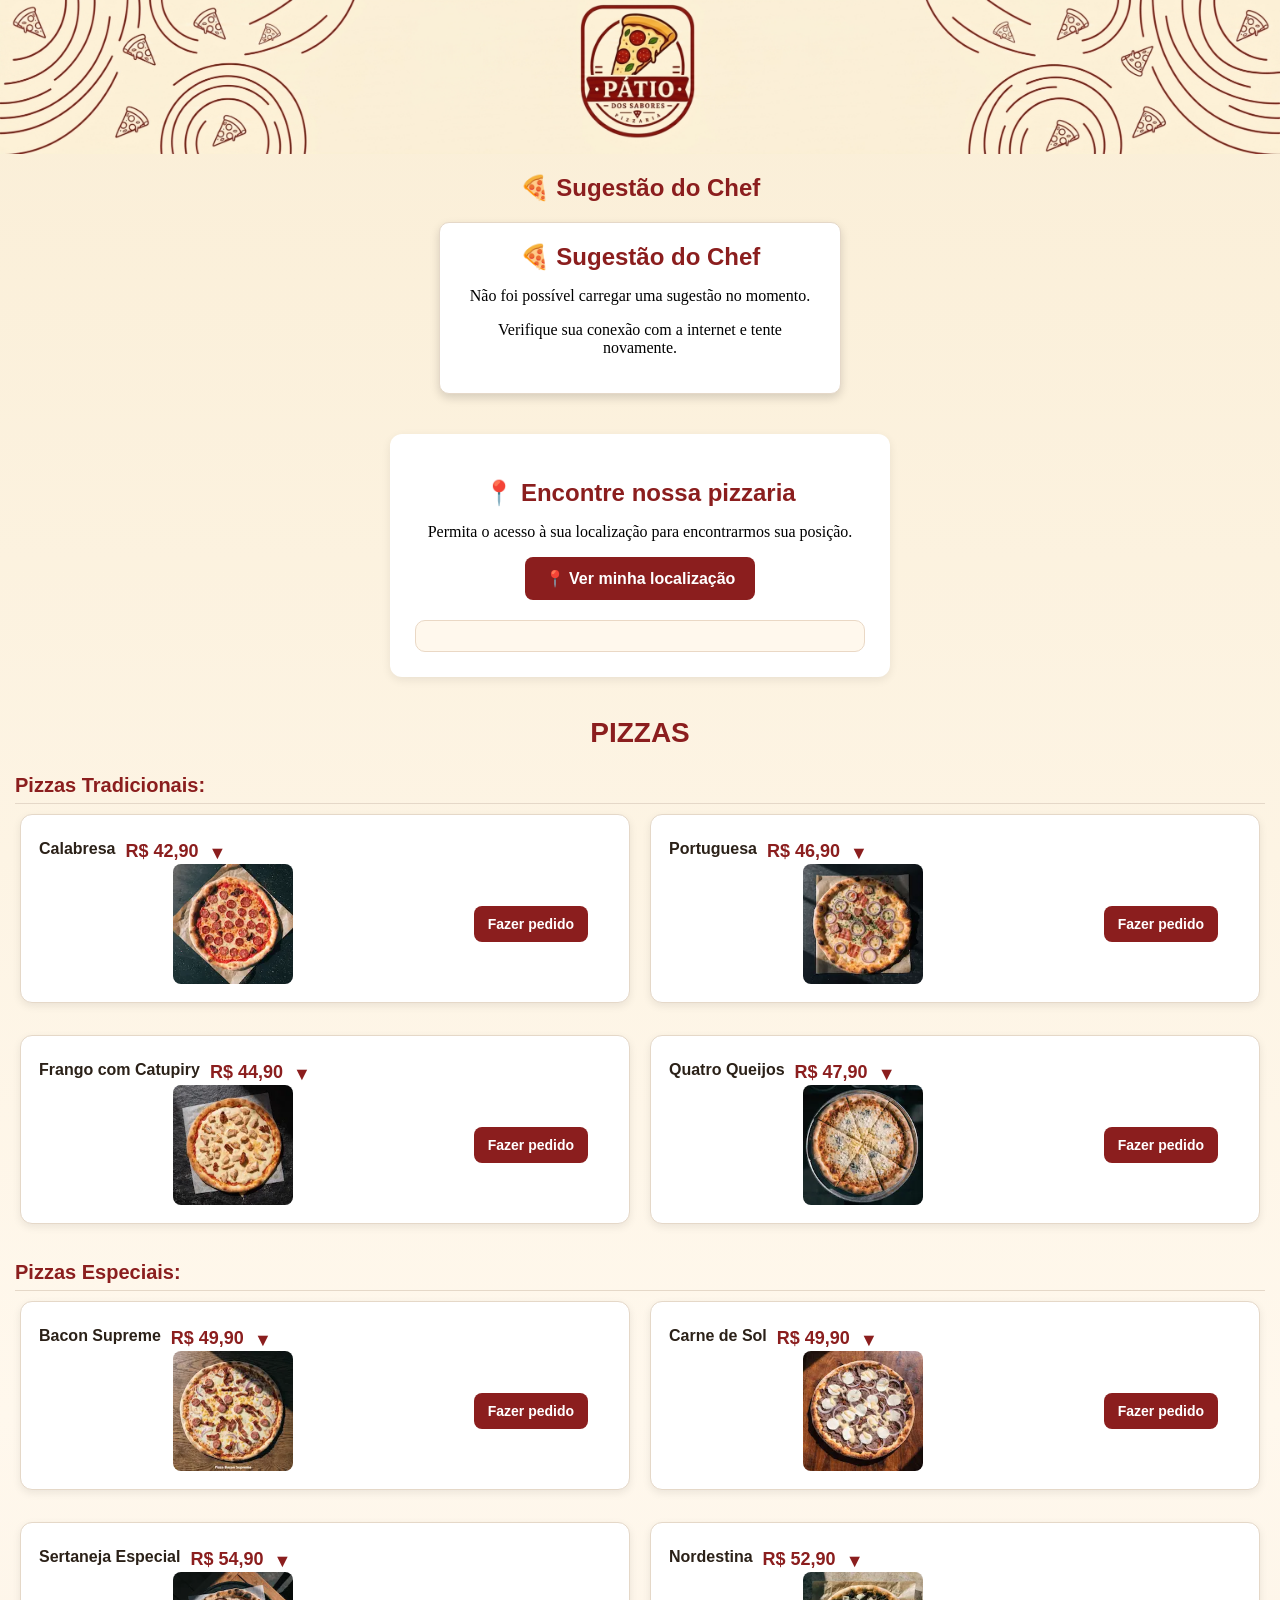
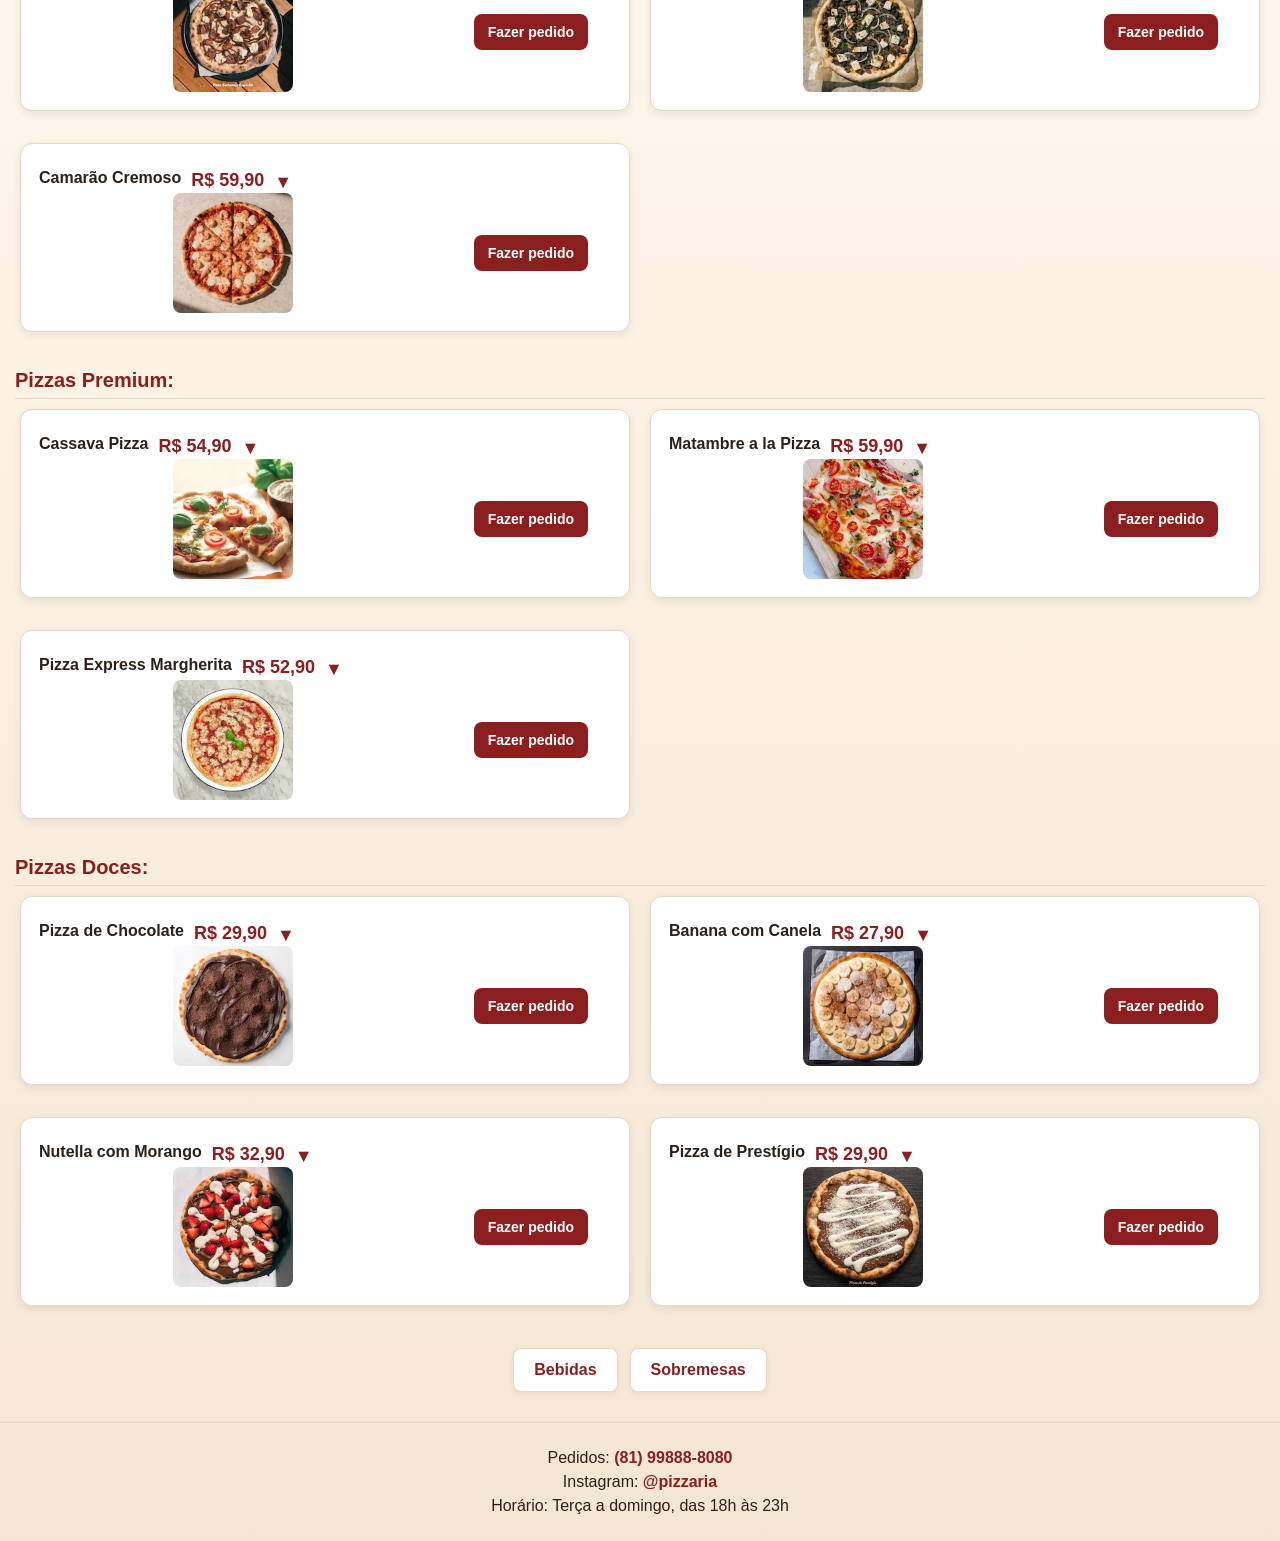
<file: index.html>
<!DOCTYPE html>
<html lang="pt-br">
<head>
    <meta charset="UTF-8">
    <meta name="viewport" content="width=device-width, initial-scale=1.0">
    <meta name="description" content="Cardápio da Pizzaria Pátio dos Sabores, com pizzas tradicionais, especiais, premium e doces.">
    <title>Cardápio - Pizzaria Pátio dos Sabores</title>
    <link rel="preconnect" href="https://www.themealdb.com">
    <link rel="stylesheet" href="styles.css">
    <link rel="manifest" href="manifest.json">
</head>
<body>
    <main>
        <h1 class="logo-principal">
        <img src="temp/logo-patio-banner-V7.png" alt="Pizzaria Pátio dos Sabores">
        </h1>

        <section class="sugestao-chef">
        <h2>🍕 Sugestão do Chef</h2>

        <div id="receita-api">
            <p>Carregando receita...</p>
        </div>
        </section>

        <!-- 
        O que estamos criando?

    Visualmente, inicialmente será algo assim:

    🍕 Sugestão do Chef


    Carregando receita...


    -------------------------


    PIZZAS


    Tradicionais
    Especiais
    Doces 
    -->
    <!-- O texto:

    <p>Carregando receita...</p>

    é apenas uma mensagem temporária.

    Depois o JavaScript vai substituí-lo pelos dados da API.
    -->
        <section class="localizacao">
            <h2>📍 Encontre nossa pizzaria</h2>

            <p>
                Permita o acesso à sua localização para encontrarmos sua posição.
            </p>

            <button id="btn-localizacao">
                📍 Ver minha localização
            </button>

            <div id="resultado-localizacao" class="resultado-localizacao"></div>
        </section>

        <h2 class="titulo-secao">PIZZAS</h2>
        <h3 class="categoria-cardapio">Pizzas Tradicionais:</h3>
        <ul class="grid-cardapio">
            
<li class="pizza">
    <div class="cabecalho-produto">
        <div class="informacoes-produto">
            <strong>Calabresa</strong>
            <span class="preco">R$ 42,90</span>
            <span class="indicador-descricao">▼</span>
        </div>
    </div>

    <div class="parte-inferior">
        <div class="conteudo-produto">
            <div class="imagem-produto">
                <img src="Img-Pizzas/Pizzas_Tradicionais_Calabresa_180.webp" alt="Pizza de Calabresa">
            </div>
            <p class="descricao">Calabresa, molho de tomate, muçarela e cebola.</p>
        </div>

        <div class="acao-produto">
            <a class="botao-pedido"
                href="https://www.whatsapp.com/"
                target="_blank"
                rel="noopener noreferrer">
                Fazer pedido
            </a>
        </div>
    </div>
</li>

<li class="pizza">
    <div class="cabecalho-produto">
        <div class="informacoes-produto">
            <strong>Portuguesa</strong>
            <span class="preco">R$ 46,90</span>
            <span class="indicador-descricao">▼</span>
        </div>
    </div>

    <div class="parte-inferior">
        <div class="conteudo-produto">
            <div class="imagem-produto">
                <img src="Img-Pizzas/Pizzas_Tradicionais_Portuguesa_180.webp" alt="Pizza Portuguesa">
            </div>
            <p class="descricao">Presunto, ovos, muçarela, cebola, tomate e azeitona.</p>
        </div>

        <div class="acao-produto">
            <a class="botao-pedido"
                href="https://www.whatsapp.com/"
                target="_blank"
                rel="noopener noreferrer">
                Fazer pedido
            </a>
        </div>
    </div>
</li>

<li class="pizza">
    <div class="cabecalho-produto">
        <div class="informacoes-produto">
            <strong>Frango com Catupiry</strong>
            <span class="preco">R$ 44,90</span>
            <span class="indicador-descricao">▼</span>
        </div>
    </div>

    <div class="parte-inferior">
        <div class="conteudo-produto">
            <div class="imagem-produto">
                <img src="Img-Pizzas/Pizzas_Tradicionais_Frango-Catupiry_180.webp" alt="Pizza de Frango com Catupiry">
            </div>
            <p class="descricao">Frango desfiado, muçarela e Catupiry.</p>
        </div>

        <div class="acao-produto">
            <a class="botao-pedido"
                href="https://www.whatsapp.com/"
                target="_blank"
                rel="noopener noreferrer">
                Fazer pedido
            </a>
        </div>
    </div>
</li>

<li class="pizza">
    <div class="cabecalho-produto">
        <div class="informacoes-produto">
            <strong>Quatro Queijos</strong>
            <span class="preco">R$ 47,90</span>
            <span class="indicador-descricao">▼</span>
        </div>
    </div>

    <div class="parte-inferior">
        <div class="conteudo-produto">
            <div class="imagem-produto">
                <img src="Img-Pizzas/Pizzas_Tradicionais_Quatro-Queijos_180.webp" alt="Pizza de Quatro Queijos">
            </div>
            <p class="descricao">Muçarela, provolone, parmesão e Catupiry.</p>
        </div>

        <div class="acao-produto">
            <a class="botao-pedido"
                href="https://www.whatsapp.com/"
                target="_blank"
                rel="noopener noreferrer">
                Fazer pedido
            </a>
        </div>
    </div>
</li>

        </ul>    
        
        <h3 class="categoria-cardapio">Pizzas Especiais:</h3>
        <ul class="grid-cardapio">
            <li class="pizza">
                <div class="cabecalho-produto">
                    <div class="informacoes-produto">
                        <strong>Bacon Supreme</strong>
                        <span class="preco">R$ 49,90</span>
                        <span class="indicador-descricao">▼</span>
                    </div>
                </div>

                <div class="parte-inferior">
                    <div class="conteudo-produto">
                        <div class="imagem-produto">
                            <img src="Img-Pizzas/Pizzas_Especiais_Bacon_Supreme_180.webp" alt="Pizza Bacon Supreme">
                        </div>

                        <p class="descricao">Bacon, calabresa, muçarela, milho e cebola</p>
                    </div>

                    <div class="acao-produto">
                        <a class="botao-pedido"
                        href="https://www.whatsapp.com/"
                        target="_blank"
                        rel="noopener noreferrer">
                            Fazer pedido
                        </a>
                    </div>
                </div>
            </li>

            <li class="pizza">
                <div class="cabecalho-produto">
                    <div class="informacoes-produto">
                        <strong>Carne de Sol</strong>
                        <span class="preco">R$ 49,90</span>
                        <span class="indicador-descricao">▼</span>
                    </div>
                </div>

                <div class="parte-inferior">
                    <div class="conteudo-produto">
                        <div class="imagem-produto">
                            <img src="Img-Pizzas/Pizzas_Especiais_Carne_de_Sol_180.webp" alt="Pizza de Carne de Sol">
                        </div>

                        <p class="descricao">Carne de sol, muçarela, cebola e catupiry.</p>
                    </div>

                    <div class="acao-produto">
                        <a class="botao-pedido"
                        href="https://www.whatsapp.com/"
                        target="_blank"
                        rel="noopener noreferrer">
                            Fazer pedido
                        </a>
                    </div>
                </div>
            </li>

            <li class="pizza">
                <div class="cabecalho-produto">
                    <div class="informacoes-produto">
                        <strong>Sertaneja Especial</strong>
                        <span class="preco">R$ 54,90</span>
                        <span class="indicador-descricao">▼</span>
                    </div>
                </div>

                <div class="parte-inferior">
                    <div class="conteudo-produto">
                        <div class="imagem-produto">
                            <img src="Img-Pizzas/Pizzas_Especiais_Sertaneja_Especial_180.webp" alt="Pizza Sertaneja Especial">
                        </div>

                        <p class="descricao">Carne de sol, queijo coalho, bacon, cebola caramelizada e muçarela</p>
                    </div>

                    <div class="acao-produto">
                        <a class="botao-pedido"
                        href="https://www.whatsapp.com/"
                        target="_blank"
                        rel="noopener noreferrer">
                            Fazer pedido
                        </a>
                    </div>
                </div>
            </li>

            <li class="pizza">
                <div class="cabecalho-produto">
                    <div class="informacoes-produto">
                        <strong>Nordestina</strong>
                        <span class="preco">R$ 52,90</span>
                        <span class="indicador-descricao">▼</span>
                    </div>
                </div>

                <div class="parte-inferior">
                    <div class="conteudo-produto">
                        <div class="imagem-produto">
                            <img src="Img-Pizzas/Pizzas_Especiais_Nordestina_180.webp" alt="Pizza Nordestina">
                        </div>

                        <p class="descricao">Charque, queijo coalho, cebola e orégano</p>
                    </div>

                    <div class="acao-produto">
                        <a class="botao-pedido"
                        href="https://www.whatsapp.com/"
                        target="_blank"
                        rel="noopener noreferrer">
                            Fazer pedido
                        </a>
                    </div>
                </div>
            </li>

            <li class="pizza">
                <div class="cabecalho-produto">
                    <div class="informacoes-produto">
                        <strong>Camarão Cremoso</strong>
                        <span class="preco">R$ 59,90</span>
                        <span class="indicador-descricao">▼</span>
                    </div>
                </div>

                <div class="parte-inferior">
                    <div class="conteudo-produto">
                        <div class="imagem-produto">
                            <img src="Img-Pizzas/Pizzas_Especiais_Camarão_Cremoso_180.webp" alt="Pizza de Camarão Cremoso">
                        </div>

                        <p class="descricao">Camarão, catupiry, molho de tomate, muçarela e cheiro-verde</p>
                    </div>

                    <div class="acao-produto">
                        <a class="botao-pedido"
                        href="https://www.whatsapp.com/"
                        target="_blank"
                        rel="noopener noreferrer">
                            Fazer pedido
                        </a>
                    </div>
                </div>
            </li>
        </ul>
        
        <h3 class="categoria-cardapio">Pizzas Premium:</h3>
        <ul class="grid-cardapio">
            <li id="cassava-pizza" class="pizza">
                <div class="cabecalho-produto">
                    <div class="informacoes-produto">
                        <strong>Cassava Pizza</strong>
                        <span class="preco">R$ 54,90</span>
                        <span class="indicador-descricao">▼</span>
                    </div>
                </div>

                <div class="parte-inferior">
                    <div class="conteudo-produto">
                        <div class="imagem-produto">
                            <img src="Img-Pizzas/Pizzas_Premium_Cassava_Pizza_180.webp" alt="Pizza Cassava Pizza">
                        </div>

                        <p class="descricao">Casabe, molho de tomate, chorizo, presunto de peru, milho, azeitona verde, páprica e muçarela.</p>
                    </div>

                    <div class="acao-produto">
                        <a class="botao-pedido"
                        href="https://www.whatsapp.com/"
                        target="_blank"
                        rel="noopener noreferrer">
                            Fazer pedido
                        </a>
                    </div>
                </div>
            </li>

            <li id="matambre-a-la-pizza" class="pizza">
                <div class="cabecalho-produto">
                    <div class="informacoes-produto">
                        <strong>Matambre a la Pizza</strong>
                        <span class="preco">R$ 59,90</span>
                        <span class="indicador-descricao">▼</span>
                    </div>
                </div>

                <div class="parte-inferior">
                    <div class="conteudo-produto">
                        <div class="imagem-produto">
                            <img src="Img-Pizzas/Pizzas_Premium_Matambre_a_la_Pizza_180.webp" alt="Pizza Matambre a la Pizza">
                        </div>

                        <p class="descricao">Fraldinha, molho de tomate, muçarela, orégano, azeitona verde, sal e pimenta.</p>
                    </div>

                    <div class="acao-produto">
                        <a class="botao-pedido"
                        href="https://www.whatsapp.com/"
                        target="_blank"
                        rel="noopener noreferrer">
                            Fazer pedido
                        </a>
                    </div>
                </div>
            </li>

            <li id="pizza-express-margherita" class="pizza">
                <div class="cabecalho-produto">
                    <div class="informacoes-produto">
                        <strong>Pizza Express Margherita</strong>
                        <span class="preco">R$ 52,90</span>
                        <span class="indicador-descricao">▼</span>
                    </div>
                </div>

                <div class="parte-inferior">
                    <div class="conteudo-produto">
                        <div class="imagem-produto">
                            <img src="Img-Pizzas/Pizzas_Premium_Pizza_Express_Margherita_180.webp" alt="Pizza Express Margherita">
                        </div>

                        <p class="descricao">Água, açúcar, fermento, farinha, sal, azeite, passata, muçarela, orégano, manjericão e pimenta-do-reino.</p>
                    </div>

                    <div class="acao-produto">
                        <a class="botao-pedido"
                        href="https://www.whatsapp.com/"
                        target="_blank"
                        rel="noopener noreferrer">
                            Fazer pedido
                        </a>
                    </div>
                </div>
            </li>
        </ul>

        <h3 class="categoria-cardapio">Pizzas Doces:</h3>
        <ul class="grid-cardapio">
            <li class="pizza">
                <div class="cabecalho-produto">
                    <div class="informacoes-produto">
                        <strong>Pizza de Chocolate</strong>
                        <span class="preco">R$ 29,90</span>
                        <span class="indicador-descricao">▼</span>
                    </div>
                </div>

                <div class="parte-inferior">
                    <div class="conteudo-produto">
                        <div class="imagem-produto">
                            <img src="Img-Pizzas/Pizzas_Doces_Pizza_de_Chocolate_180.webp"
                                alt="Pizza de Chocolate">
                        </div>
                        <p class="descricao">Massa de pizza, chocolate cremoso e granulado.</p>
                    </div>

                    <div class="acao-produto">
                        <a class="botao-pedido"
                        href="https://www.whatsapp.com/"
                        target="_blank"
                        rel="noopener noreferrer">
                            Fazer pedido
                        </a>
                    </div>
                </div>
            </li>

            <li class="pizza">
                <div class="cabecalho-produto">
                    <div class="informacoes-produto">
                        <strong>Banana com Canela</strong>
                        <span class="preco">R$ 27,90</span>
                        <span class="indicador-descricao">▼</span>
                    </div>
                </div>

                <div class="parte-inferior">
                    <div class="conteudo-produto">
                        <div class="imagem-produto">
                            <img src="Img-Pizzas/Pizzas_Doces_Pizza_de_Banana_com_Canela_180.webp"
                                alt="Pizza de Banana com Canela">
                        </div>
                        <p class="descricao">Banana, açúcar, canela e leite condensado.</p>
                    </div>

                    <div class="acao-produto">
                        <a class="botao-pedido"
                        href="https://www.whatsapp.com/"
                        target="_blank"
                        rel="noopener noreferrer">
                            Fazer pedido
                        </a>
                    </div>
                </div>
            </li>

            <li class="pizza">
                <div class="cabecalho-produto">
                    <div class="informacoes-produto">
                        <strong>Nutella com Morango</strong>
                        <span class="preco">R$ 32,90</span>
                        <span class="indicador-descricao">▼</span>
                    </div>
                </div>

                <div class="parte-inferior">
                    <div class="conteudo-produto">
                        <div class="imagem-produto">
                            <img src="Img-Pizzas/Pizzas_Doces_Pizza_de_Nutella_com_Morango_180.webp"
                                alt="Pizza de Nutella com Morango">
                        </div>
                        <p class="descricao">Creme de avelã, morangos frescos e leite condensado.</p>
                    </div>

                    <div class="acao-produto">
                        <a class="botao-pedido"
                        href="https://www.whatsapp.com/"
                        target="_blank"
                        rel="noopener noreferrer">
                            Fazer pedido
                        </a>
                    </div>
                </div>
            </li>

            <li class="pizza">
                <div class="cabecalho-produto">
                    <div class="informacoes-produto">
                        <strong>Pizza de Prestígio</strong>
                        <span class="preco">R$ 29,90</span>
                        <span class="indicador-descricao">▼</span>
                    </div>
                </div>

                <div class="parte-inferior">
                    <div class="conteudo-produto">
                        <div class="imagem-produto">
                            <img src="Img-Pizzas/Pizzas_Doces_Pizza_de_Prestígio_180.webp"
                                alt="Pizza de Prestígio">
                        </div>
                        <p class="descricao">Chocolate cremoso, coco ralado e leite condensado.</p>
                    </div>

                    <div class="acao-produto">
                        <a class="botao-pedido"
                        href="https://www.whatsapp.com/"
                        target="_blank"
                        rel="noopener noreferrer">
                            Fazer pedido
                        </a>
                    </div>
                </div>
            </li>
        </ul>
    </main>    

    <aside class="menu-lateral">
        <nav>
            <ul>            
                <li><a href="bebidas.html">Bebidas</a></li>
                <li><a href="sobremesas.html">Sobremesas</a></li>
            </ul>
        </nav>
    </aside>
    
    <footer>
        <p>Pedidos: <a href="https://www.whatsapp.com/" target="_blank" rel="noopener noreferrer">(81) 99888-8080</a></p> <!-- Por que usar target="_blank"? Para que o usuário seja levado para uma nova guia, mantendo o cardápio aberto. E o: rel="noopener noreferrer" é uma boa prática de segurança quando usamos target="_blank".  -->

        <p>Instagram: <a href="https://www.instagram.com/" target="_blank" rel="noopener noreferrer">@pizzaria</a></p>

        <p>Horário: Terça a domingo, das 18h às 23h</p>
    </footer>    
    <script src="scripts.js"></script> 
</body>
</html>
</file>
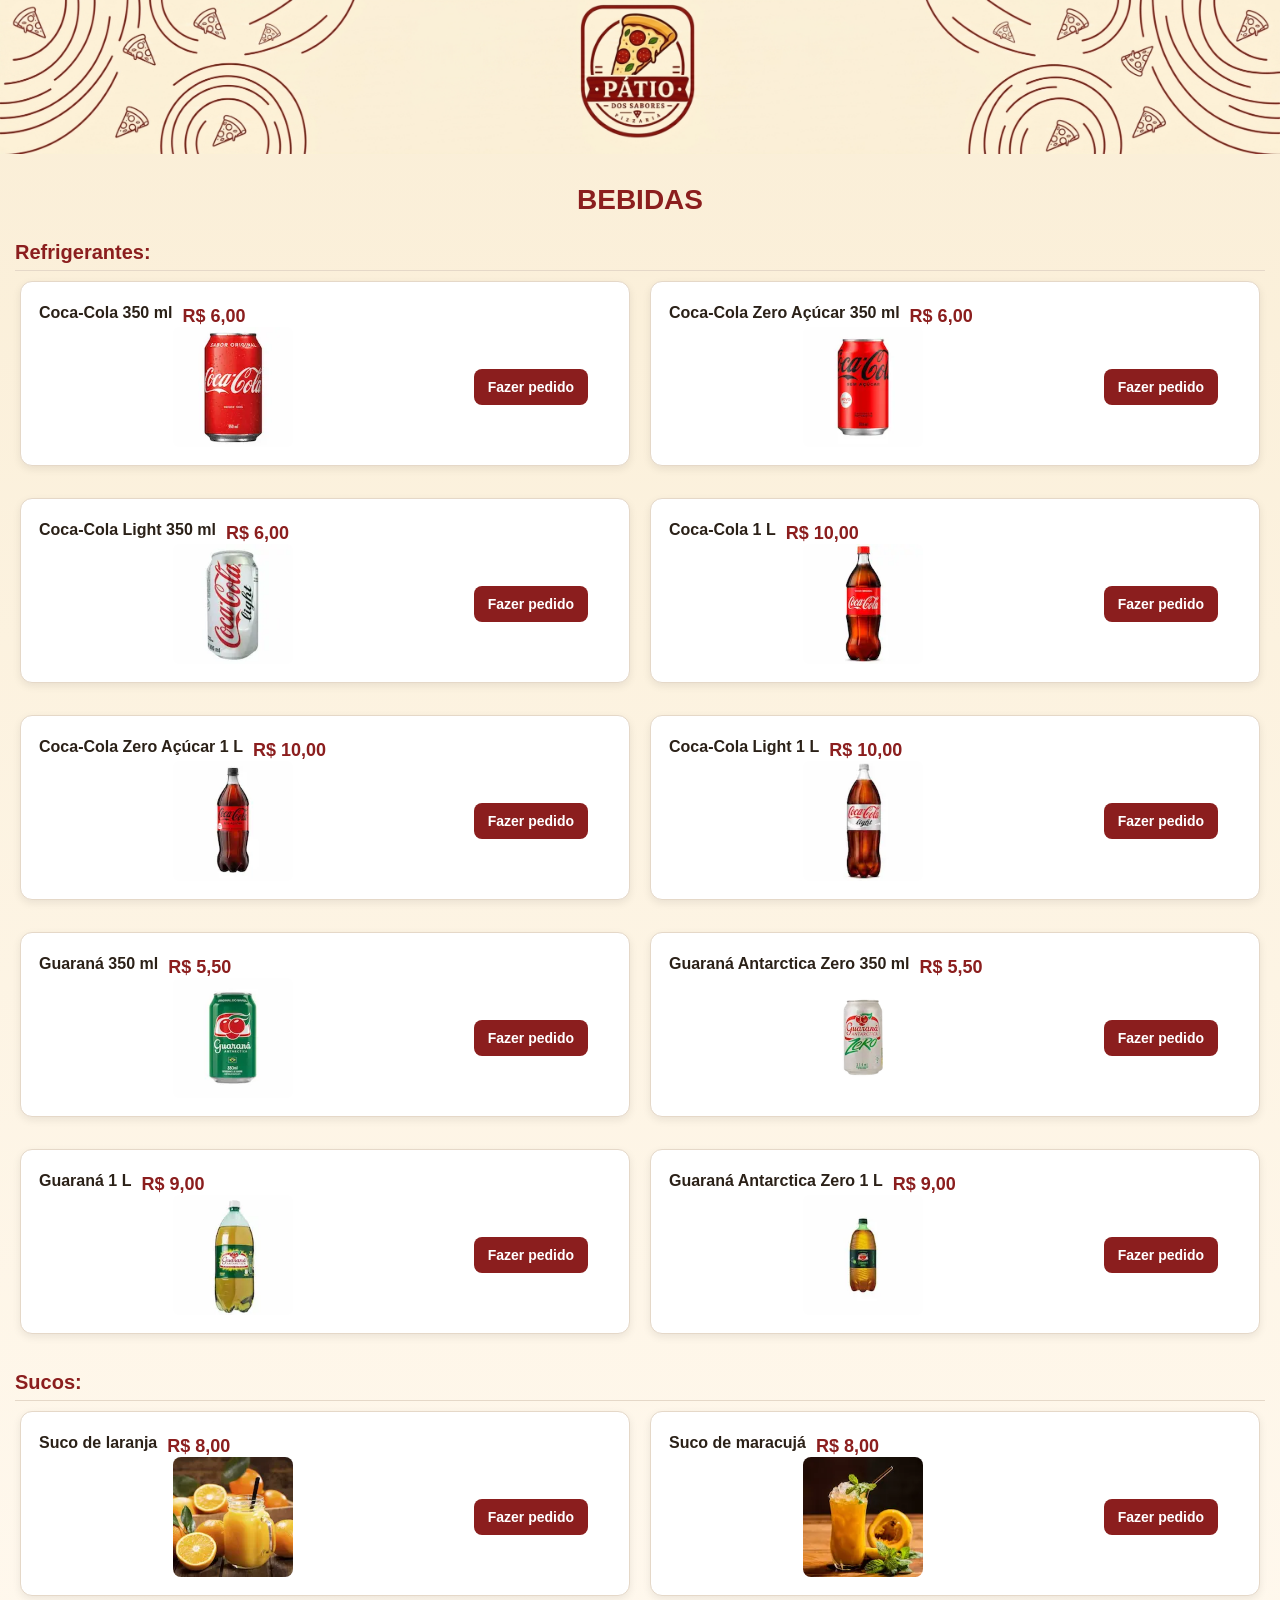
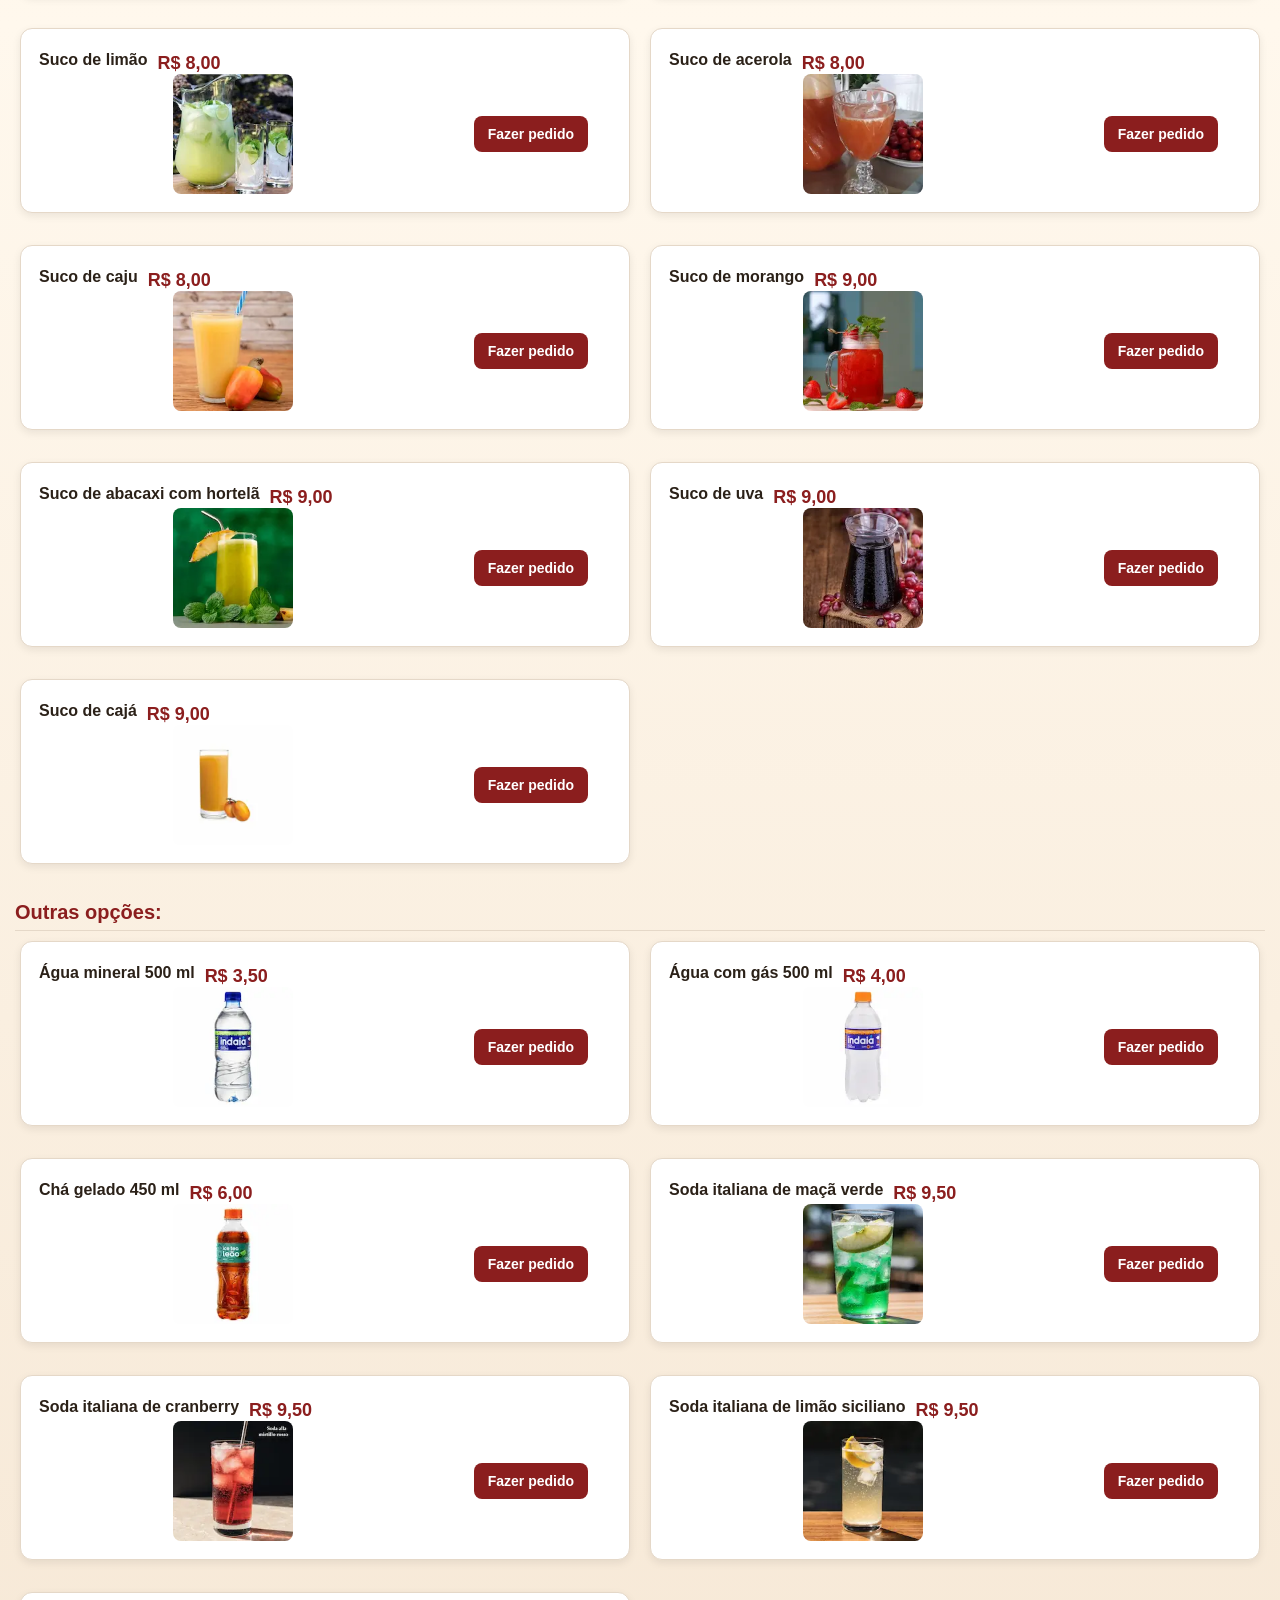
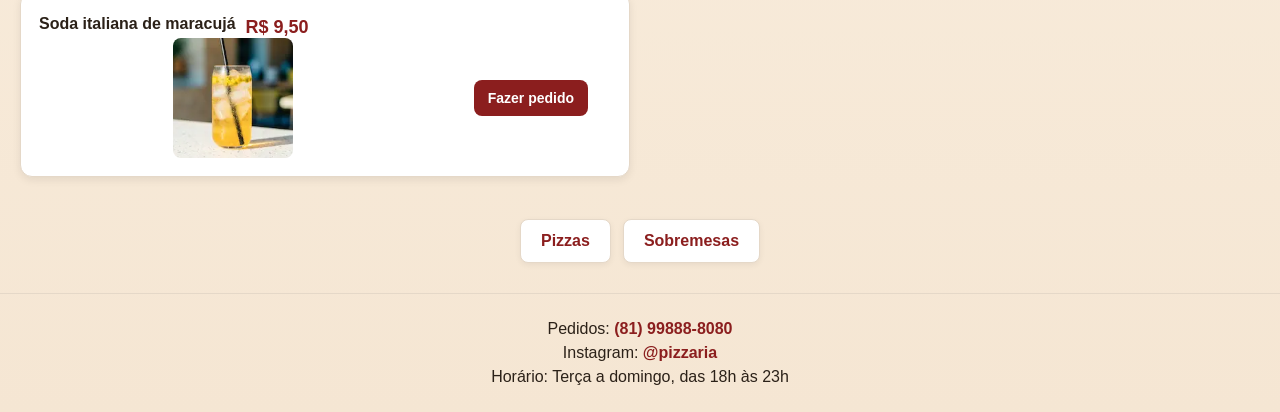
<file: bebidas.html>
<!DOCTYPE html>
<html lang="pt-br">
<head>
    <meta charset="UTF-8">
    <meta name="viewport" content="width=device-width, initial-scale=1.0">
    <meta name="description" content="Cardápio de bebidas da Pizzaria Pátio dos Sabores, com opções para acompanhar sua pizza.">
    <title>Cardápio - Pizzaria Pátio dos Sabores</title>
    <link rel="stylesheet" href="styles.css">
    <link rel="manifest" href="manifest.json">
</head>
<body>
    <main>
        <h1 class="logo-principal">
        <img src="temp/logo-patio-banner-V7.png" alt="Pizzaria Pátio dos Sabores">
        </h1>
        <h2 class="titulo-secao">BEBIDAS</h2>
        <h3 class="categoria-cardapio">Refrigerantes:</h3>
        <ul class="grid-cardapio">
            <li class="bebida">
                <div class="cabecalho-produto">
                    <div class="informacoes-produto">
                        <strong>Coca-Cola 350 ml</strong>
                        <span class="preco">R$ 6,00</span>
                    </div>
                </div>

                <div class="parte-inferior">
                    <div class="conteudo-produto">
                        <div class="imagem-produto">
                            <img src="Img-Bebidas/Refrigerantes_Coca-Cola_350_ml_180.webp"
                                alt="Coca-Cola 350 ml">
                        </div>
                    </div>

                    <div class="acao-produto">
                        <a class="botao-pedido"
                        href="https://www.whatsapp.com/"
                        target="_blank"
                        rel="noopener noreferrer">
                            Fazer pedido
                        </a>
                    </div>
                </div>
            </li>

            <li class="bebida">
                <div class="cabecalho-produto">
                    <div class="informacoes-produto">
                        <strong>Coca-Cola Zero Açúcar 350 ml</strong>
                        <span class="preco">R$ 6,00</span>
                    </div>
                </div>

                <div class="parte-inferior">
                    <div class="conteudo-produto">
                        <div class="imagem-produto">
                            <img src="Img-Bebidas/Refrigerantes_Coca-Cola_Zero_Açúcar_350_ml_180.webp"
                                alt="Coca-Cola Zero Açúcar 350 ml">
                        </div>
                    </div>

                    <div class="acao-produto">
                        <a class="botao-pedido"
                        href="https://www.whatsapp.com/"
                        target="_blank"
                        rel="noopener noreferrer">
                            Fazer pedido
                        </a>
                    </div>
                </div>
            </li>

            <li class="bebida">
                <div class="cabecalho-produto">
                    <div class="informacoes-produto">
                        <strong>Coca-Cola Light 350 ml</strong>
                        <span class="preco">R$ 6,00</span>
                    </div>
                </div>

                <div class="parte-inferior">
                    <div class="conteudo-produto">
                        <div class="imagem-produto">
                            <img src="Img-Bebidas/Refrigerantes_Coca-Cola_Light_350_ml_180.webp"
                                alt="Coca-Cola Light 350 ml">
                        </div>
                    </div>

                    <div class="acao-produto">
                        <a class="botao-pedido"
                        href="https://www.whatsapp.com/"
                        target="_blank"
                        rel="noopener noreferrer">
                            Fazer pedido
                        </a>
                    </div>
                </div>
            </li>

            <li class="bebida">
                <div class="cabecalho-produto">
                    <div class="informacoes-produto">
                        <strong>Coca-Cola 1 L</strong>
                        <span class="preco">R$ 10,00</span>
                    </div>
                </div>

                <div class="parte-inferior">
                    <div class="conteudo-produto">
                        <div class="imagem-produto">
                            <img src="Img-Bebidas/Refrigerantes_Coca-Cola_1_L_180.webp"
                                alt="Coca-Cola 1 L">
                        </div>
                    </div>

                    <div class="acao-produto">
                        <a class="botao-pedido"
                        href="https://www.whatsapp.com/"
                        target="_blank"
                        rel="noopener noreferrer">
                            Fazer pedido
                        </a>
                    </div>
                </div>
            </li>

            <li class="bebida">
                <div class="cabecalho-produto">
                    <div class="informacoes-produto">
                        <strong>Coca-Cola Zero Açúcar 1 L</strong>
                        <span class="preco">R$ 10,00</span>
                    </div>
                </div>

                <div class="parte-inferior">
                    <div class="conteudo-produto">
                        <div class="imagem-produto">
                            <img src="Img-Bebidas/Refrigerantes_Coca-Cola_Zero_Açúcar_1_L_180.webp"
                                alt="Coca-Cola Zero Açúcar 1 L">
                        </div>
                    </div>

                    <div class="acao-produto">
                        <a class="botao-pedido"
                        href="https://www.whatsapp.com/"
                        target="_blank"
                        rel="noopener noreferrer">
                            Fazer pedido
                        </a>
                    </div>
                </div>
            </li>

            <li class="bebida">
                <div class="cabecalho-produto">
                    <div class="informacoes-produto">
                        <strong>Coca-Cola Light 1 L</strong>
                        <span class="preco">R$ 10,00</span>
                    </div>
                </div>

                <div class="parte-inferior">
                    <div class="conteudo-produto">
                        <div class="imagem-produto">
                            <img src="Img-Bebidas/Refrigerantes_Coca-Cola_Light_1_L_180.webp"
                                alt="Coca-Cola Light 1 L">
                        </div>
                    </div>

                    <div class="acao-produto">
                        <a class="botao-pedido"
                        href="https://www.whatsapp.com/"
                        target="_blank"
                        rel="noopener noreferrer">
                            Fazer pedido
                        </a>
                    </div>
                </div>
            </li>

            <li class="bebida">
                <div class="cabecalho-produto">
                    <div class="informacoes-produto">
                        <strong>Guaraná 350 ml</strong>
                        <span class="preco">R$ 5,50</span>
                    </div>
                </div>

                <div class="parte-inferior">
                    <div class="conteudo-produto">
                        <div class="imagem-produto">
                            <img src="Img-Bebidas/Refrigerantes_Guaraná_350_ml_180.webp"
                                alt="Guaraná 350 ml">
                        </div>
                    </div>

                    <div class="acao-produto">
                        <a class="botao-pedido"
                        href="https://www.whatsapp.com/"
                        target="_blank"
                        rel="noopener noreferrer">
                            Fazer pedido
                        </a>
                    </div>
                </div>
            </li>

            <li class="bebida">
                <div class="cabecalho-produto">
                    <div class="informacoes-produto">
                        <strong>Guaraná Antarctica Zero 350 ml</strong>
                        <span class="preco">R$ 5,50</span>
                    </div>
                </div>

                <div class="parte-inferior">
                    <div class="conteudo-produto">
                        <div class="imagem-produto">
                            <img src="Img-Bebidas/Refrigerantes_Guaraná_Antarctica_Zero_350_ml_180.webp"
                                alt="Guaraná Antarctica Zero 350 ml">
                        </div>
                    </div>

                    <div class="acao-produto">
                        <a class="botao-pedido"
                        href="https://www.whatsapp.com/"
                        target="_blank"
                        rel="noopener noreferrer">
                            Fazer pedido
                        </a>
                    </div>
                </div>
            </li>

            <li class="bebida">
                <div class="cabecalho-produto">
                    <div class="informacoes-produto">
                        <strong>Guaraná 1 L</strong>
                        <span class="preco">R$ 9,00</span>
                    </div>
                </div>

                <div class="parte-inferior">
                    <div class="conteudo-produto">
                        <div class="imagem-produto">
                            <img src="Img-Bebidas/Refrigerantes_Guaraná_1_L_180.webp"
                                alt="Guaraná 1 L">
                        </div>
                    </div>

                    <div class="acao-produto">
                        <a class="botao-pedido"
                        href="https://www.whatsapp.com/"
                        target="_blank"
                        rel="noopener noreferrer">
                            Fazer pedido
                        </a>
                    </div>
                </div>
            </li>

            <li class="bebida">
                <div class="cabecalho-produto">
                    <div class="informacoes-produto">
                        <strong>Guaraná Antarctica Zero 1 L</strong>
                        <span class="preco">R$ 9,00</span>
                    </div>
                </div>

                <div class="parte-inferior">
                    <div class="conteudo-produto">
                        <div class="imagem-produto">
                            <img src="Img-Bebidas/Refrigerantes_Guaraná_Antarctica_Zero_1_L_180.webp"
                                alt="Guaraná Antarctica Zero 1 L">
                        </div>
                    </div>

                    <div class="acao-produto">
                        <a class="botao-pedido"
                        href="https://www.whatsapp.com/"
                        target="_blank"
                        rel="noopener noreferrer">
                            Fazer pedido
                        </a>
                    </div>
                </div>
            </li>
        </ul>
        
        <h3 class="categoria-cardapio">Sucos:</h3>
        <ul class="grid-cardapio">
            <li class="bebida">
                <div class="cabecalho-produto">
                    <div class="informacoes-produto">
                        <strong>Suco de laranja</strong>
                        <span class="preco">R$ 8,00</span>
                    </div>
                </div>

                <div class="parte-inferior">
                    <div class="conteudo-produto">
                        <div class="imagem-produto">
                            <img src="Img-Bebidas/Sucos_Suco_de_Laranja_180.webp"
                                alt="Suco de laranja">
                        </div>
                    </div>

                    <div class="acao-produto">
                        <a class="botao-pedido"
                        href="https://www.whatsapp.com/"
                        target="_blank"
                        rel="noopener noreferrer">
                            Fazer pedido
                        </a>
                    </div>
                </div>
            </li>

            <li class="bebida">
                <div class="cabecalho-produto">
                    <div class="informacoes-produto">
                        <strong>Suco de maracujá</strong>
                        <span class="preco">R$ 8,00</span>
                    </div>
                </div>

                <div class="parte-inferior">
                    <div class="conteudo-produto">
                        <div class="imagem-produto">
                            <img src="Img-Bebidas/Sucos_Suco_de_Maracujá_180.webp"
                                alt="Suco de maracujá">
                        </div>
                    </div>

                    <div class="acao-produto">
                        <a class="botao-pedido"
                        href="https://www.whatsapp.com/"
                        target="_blank"
                        rel="noopener noreferrer">
                            Fazer pedido
                        </a>
                    </div>
                </div>
            </li>

            <li class="bebida">
                <div class="cabecalho-produto">
                    <div class="informacoes-produto">
                        <strong>Suco de limão</strong>
                        <span class="preco">R$ 8,00</span>
                    </div>
                </div>

                <div class="parte-inferior">
                    <div class="conteudo-produto">
                        <div class="imagem-produto">
                            <img src="Img-Bebidas/Sucos_Suco_de_Limão_180.webp"
                                alt="Suco de limão">
                        </div>
                    </div>

                    <div class="acao-produto">
                        <a class="botao-pedido"
                        href="https://www.whatsapp.com/"
                        target="_blank"
                        rel="noopener noreferrer">
                            Fazer pedido
                        </a>
                    </div>
                </div>
            </li>

            <li class="bebida">
                <div class="cabecalho-produto">
                    <div class="informacoes-produto">
                        <strong>Suco de acerola</strong>
                        <span class="preco">R$ 8,00</span>
                    </div>
                </div>

                <div class="parte-inferior">
                    <div class="conteudo-produto">
                        <div class="imagem-produto">
                            <img src="Img-Bebidas/Sucos_Suco_de_Acerola_180.webp"
                                alt="Suco de acerola">
                        </div>
                    </div>

                    <div class="acao-produto">
                        <a class="botao-pedido"
                        href="https://www.whatsapp.com/"
                        target="_blank"
                        rel="noopener noreferrer">
                            Fazer pedido
                        </a>
                    </div>
                </div>
            </li>

            <li class="bebida">
                <div class="cabecalho-produto">
                    <div class="informacoes-produto">
                        <strong>Suco de caju</strong>
                        <span class="preco">R$ 8,00</span>
                    </div>
                </div>

                <div class="parte-inferior">
                    <div class="conteudo-produto">
                        <div class="imagem-produto">
                            <img src="Img-Bebidas/Sucos_Suco_de_Caju_180.webp"
                                alt="Suco de caju">
                        </div>
                    </div>

                    <div class="acao-produto">
                        <a class="botao-pedido"
                        href="https://www.whatsapp.com/"
                        target="_blank"
                        rel="noopener noreferrer">
                            Fazer pedido
                        </a>
                    </div>
                </div>
            </li>

            <li class="bebida">
                <div class="cabecalho-produto">
                    <div class="informacoes-produto">
                        <strong>Suco de morango</strong>
                        <span class="preco">R$ 9,00</span>
                    </div>
                </div>

                <div class="parte-inferior">
                    <div class="conteudo-produto">
                        <div class="imagem-produto">
                            <img src="Img-Bebidas/Sucos_Suco_de_Morango_180.webp"
                                alt="Suco de morango">
                        </div>
                    </div>

                    <div class="acao-produto">
                        <a class="botao-pedido"
                        href="https://www.whatsapp.com/"
                        target="_blank"
                        rel="noopener noreferrer">
                            Fazer pedido
                        </a>
                    </div>
                </div>
            </li>

            <li class="bebida">
                <div class="cabecalho-produto">
                    <div class="informacoes-produto">
                        <strong>Suco de abacaxi com hortelã</strong>
                        <span class="preco">R$ 9,00</span>
                    </div>
                </div>

                <div class="parte-inferior">
                    <div class="conteudo-produto">
                        <div class="imagem-produto">
                            <img src="Img-Bebidas/Sucos_Suco_de_Abacaxi_com_Hortela_180.webp"
                                alt="Suco de abacaxi com hortelã">
                        </div>
                    </div>

                    <div class="acao-produto">
                        <a class="botao-pedido"
                        href="https://www.whatsapp.com/"
                        target="_blank"
                        rel="noopener noreferrer">
                            Fazer pedido
                        </a>
                    </div>
                </div>
            </li>

            <li class="bebida">
                <div class="cabecalho-produto">
                    <div class="informacoes-produto">
                        <strong>Suco de uva</strong>
                        <span class="preco">R$ 9,00</span>
                    </div>
                </div>

                <div class="parte-inferior">
                    <div class="conteudo-produto">
                        <div class="imagem-produto">
                            <img src="Img-Bebidas/Sucos_Suco_de_Uva_180.webp"
                                alt="Suco de uva">
                        </div>
                    </div>

                    <div class="acao-produto">
                        <a class="botao-pedido"
                        href="https://www.whatsapp.com/"
                        target="_blank"
                        rel="noopener noreferrer">
                            Fazer pedido
                        </a>
                    </div>
                </div>
            </li>

            <li class="bebida">
                <div class="cabecalho-produto">
                    <div class="informacoes-produto">
                        <strong>Suco de cajá</strong>
                        <span class="preco">R$ 9,00</span>
                    </div>
                </div>

                <div class="parte-inferior">
                    <div class="conteudo-produto">
                        <div class="imagem-produto">
                            <img src="Img-Bebidas/Sucos_Suco_de_Cajá_180.webp"
                                alt="Suco de cajá">
                        </div>
                    </div>

                    <div class="acao-produto">
                        <a class="botao-pedido"
                        href="https://www.whatsapp.com/"
                        target="_blank"
                        rel="noopener noreferrer">
                            Fazer pedido
                        </a>
                    </div>
                </div>
            </li>
        </ul>    

        <h3 class="categoria-cardapio">Outras opções:</h3>
        <ul class="grid-cardapio">
            <li class="bebida">
                <div class="cabecalho-produto">
                    <div class="informacoes-produto">
                        <strong>Água mineral 500 ml</strong>
                        <span class="preco">R$ 3,50</span>
                    </div>
                </div>

                <div class="parte-inferior">
                    <div class="conteudo-produto">
                        <div class="imagem-produto">
                            <img src="Img-Bebidas/Outras_opções_Água_Mineral_500_ml_180.webp"
                                alt="Água mineral 500 ml">
                        </div>
                    </div>

                    <div class="acao-produto">
                        <a class="botao-pedido"
                        href="https://www.whatsapp.com/"
                        target="_blank"
                        rel="noopener noreferrer">
                            Fazer pedido
                        </a>
                    </div>
                </div>
            </li>

            <li class="bebida">
                <div class="cabecalho-produto">
                    <div class="informacoes-produto">
                        <strong>Água com gás 500 ml</strong>
                        <span class="preco">R$ 4,00</span>
                    </div>
                </div>

                <div class="parte-inferior">
                    <div class="conteudo-produto">
                        <div class="imagem-produto">
                            <img src="Img-Bebidas/Outras_opções_Água_com_Gás_500_ml_180.webp"
                                alt="Água com gás 500 ml">
                        </div>
                    </div>

                    <div class="acao-produto">
                        <a class="botao-pedido"
                        href="https://www.whatsapp.com/"
                        target="_blank"
                        rel="noopener noreferrer">
                            Fazer pedido
                        </a>
                    </div>
                </div>
            </li>

            <li class="bebida">
                <div class="cabecalho-produto">
                    <div class="informacoes-produto">
                        <strong>Chá gelado 450 ml</strong>
                        <span class="preco">R$ 6,00</span>
                    </div>
                </div>

                <div class="parte-inferior">
                    <div class="conteudo-produto">
                        <div class="imagem-produto">
                            <img src="Img-Bebidas/Outras_opções_Chá_gelado_450_ml_180.webp"
                                alt="Chá gelado 450 ml">
                        </div>
                    </div>

                    <div class="acao-produto">
                        <a class="botao-pedido"
                        href="https://www.whatsapp.com/"
                        target="_blank"
                        rel="noopener noreferrer">
                            Fazer pedido
                        </a>
                    </div>
                </div>
            </li>

            <li class="bebida">
                <div class="cabecalho-produto">
                    <div class="informacoes-produto">
                        <strong>Soda italiana de maçã verde</strong>
                        <span class="preco">R$ 9,50</span>
                    </div>
                </div>

                <div class="parte-inferior">
                    <div class="conteudo-produto">
                        <div class="imagem-produto">
                            <img src="Img-Bebidas/Outras_opções_Soda_italiana_de_maçã_verde_180.webp"
                                alt="Soda italiana de maçã verde 400 ml">
                        </div>
                    </div>

                    <div class="acao-produto">
                        <a class="botao-pedido"
                        href="https://www.whatsapp.com/"
                        target="_blank"
                        rel="noopener noreferrer">
                            Fazer pedido
                        </a>
                    </div>
                </div>
            </li>

            <li class="bebida">
                <div class="cabecalho-produto">
                    <div class="informacoes-produto">
                        <strong>Soda italiana de cranberry</strong>
                        <span class="preco">R$ 9,50</span>
                    </div>
                </div>

                <div class="parte-inferior">
                    <div class="conteudo-produto">
                        <div class="imagem-produto">
                            <img src="Img-Bebidas/Outras_opções_Soda_italiana_de_cranberry_180.webp"
                                alt="Soda italiana de cranberry 400 ml">
                        </div>
                    </div>

                    <div class="acao-produto">
                        <a class="botao-pedido"
                        href="https://www.whatsapp.com/"
                        target="_blank"
                        rel="noopener noreferrer">
                            Fazer pedido
                        </a>
                    </div>
                </div>
            </li>

            <li class="bebida">
                <div class="cabecalho-produto">
                    <div class="informacoes-produto">
                        <strong>Soda italiana de limão siciliano</strong>
                        <span class="preco">R$ 9,50</span>
                    </div>
                </div>

                <div class="parte-inferior">
                    <div class="conteudo-produto">
                        <div class="imagem-produto">
                            <img src="Img-Bebidas/Outras_opções_Soda_italiana_de_limão_siciliano_180.webp"
                                alt="Soda italiana de limão siciliano 400 ml">
                        </div>
                    </div>

                    <div class="acao-produto">
                        <a class="botao-pedido"
                        href="https://www.whatsapp.com/"
                        target="_blank"
                        rel="noopener noreferrer">
                            Fazer pedido
                        </a>
                    </div>
                </div>
            </li>

            <li class="bebida">
                <div class="cabecalho-produto">
                    <div class="informacoes-produto">
                        <strong>Soda italiana de maracujá</strong>
                        <span class="preco">R$ 9,50</span>
                    </div>
                </div>

                <div class="parte-inferior">
                    <div class="conteudo-produto">
                        <div class="imagem-produto">
                            <img src="Img-Bebidas/Outras_opções_Soda_italiana_de_maracujá_180.webp"
                                alt="Soda italiana de maracujá 400 ml">
                        </div>
                    </div>

                    <div class="acao-produto">
                        <a class="botao-pedido"
                        href="https://www.whatsapp.com/"
                        target="_blank"
                        rel="noopener noreferrer">
                            Fazer pedido
                        </a>
                    </div>
                </div>
            </li>           
        </ul>    
    </main>
    <aside class="menu-lateral">
        <nav>
            <ul>
                <li><a href="index.html">Pizzas</a></li>
                <li><a href="sobremesas.html">Sobremesas</a></li>
            </ul>
        </nav>
    </aside>
    
    <footer>
        <p>Pedidos: <a href="https://www.whatsapp.com/" target="_blank" rel="noopener noreferrer">(81) 99888-8080</a></p> <!-- Por que usar target="_blank"? Para que o usuário seja levado para uma nova guia, mantendo o cardápio aberto. E o: rel="noopener noreferrer" é uma boa prática de segurança quando usamos target="_blank".  -->

        <p>Instagram: <a href="https://www.instagram.com/" target="_blank" rel="noopener noreferrer">@pizzaria</a></p>

        <p>Horário: Terça a domingo, das 18h às 23h</p>
    </footer>    
    <script src="scripts.js"></script> 
</body>
</html>
</file>
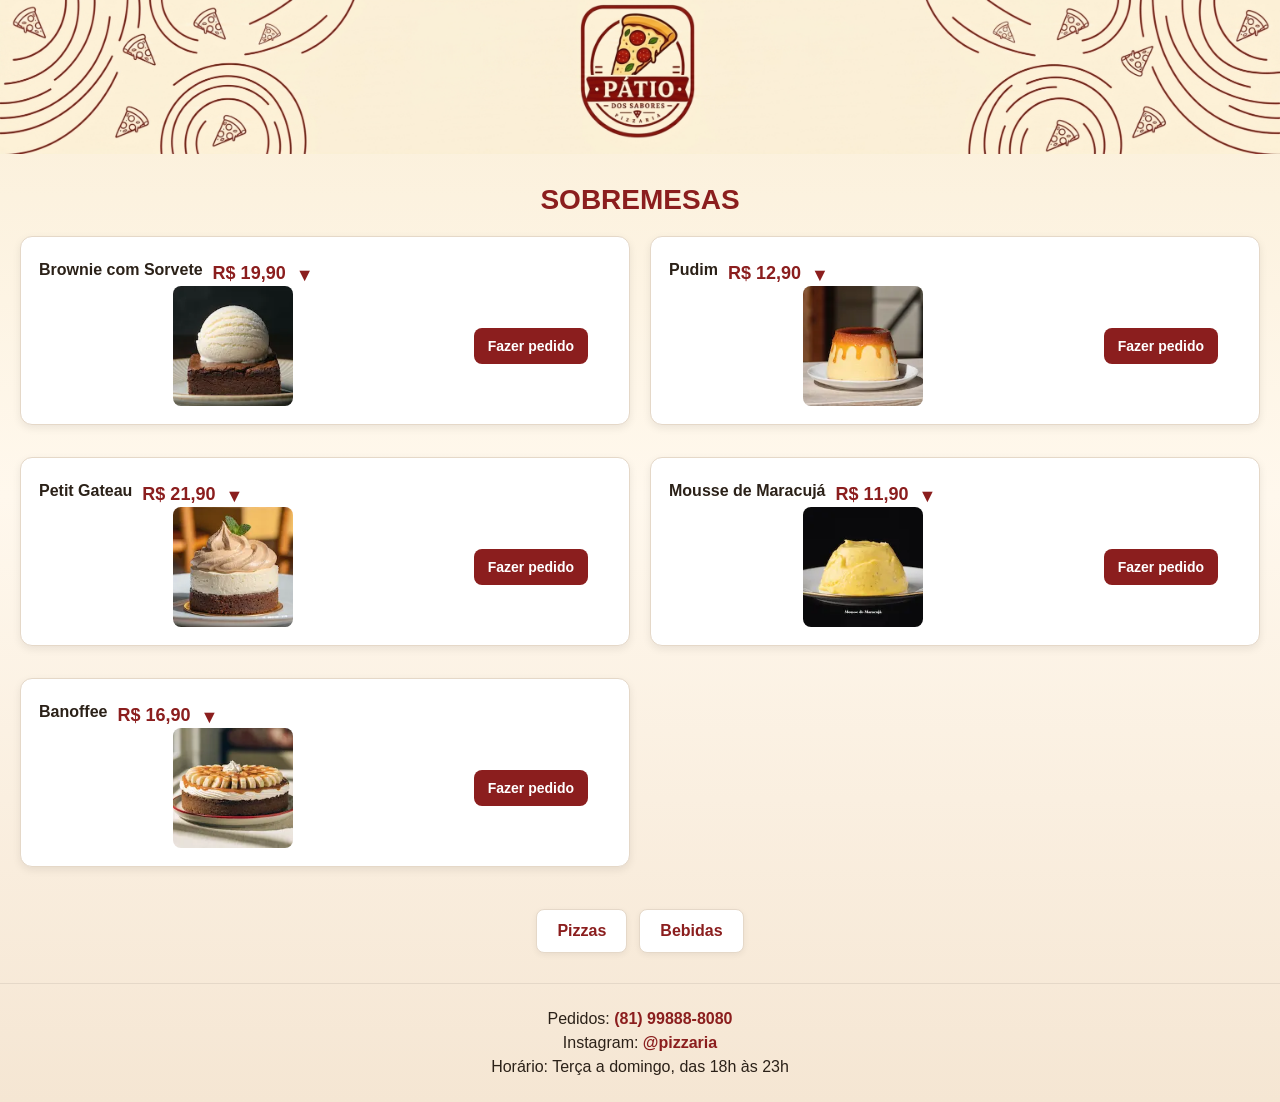
<file: sobremesas.html>
<!DOCTYPE html>
<html lang="pt-br">
<head>
    <meta charset="UTF-8">
    <meta name="viewport" content="width=device-width, initial-scale=1.0">
    <meta name="description" content="Cardápio de sobremesas da Pizzaria Pátio dos Sabores, com opções doces para finalizar sua refeição.">
    <title>Cardápio - Pizzaria Pátio dos Sabores</title>
    <link rel="stylesheet" href="styles.css">
    <link rel="manifest" href="manifest.json">
</head>
<body>

    <main>

        <h1 class="logo-principal">
        <img src="temp/logo-patio-banner-V7.png" alt="Pizzaria Pátio dos Sabores">
        </h1>

        <h2 class="titulo-secao">SOBREMESAS</h2>
        <ul class="grid-cardapio">

            <li class="sobremesa">
                <div class="cabecalho-produto">
                    <div class="informacoes-produto">
                        <strong>Brownie com Sorvete</strong>
                        <span class="preco">R$ 19,90</span>
                        <span class="indicador-descricao">▼</span>
                    </div>
                </div>

                <div class="parte-inferior">
                    <div class="conteudo-produto">
                        <div class="imagem-produto">
                            <img src="Img-Sobremesas/Sobremesas_Brownie_com_Sorvete_180.webp"
                                 alt="Brownie com Sorvete">
                        </div>
                        <p class="descricao">Brownie de chocolate acompanhado de sorvete de creme.</p>
                    </div>

                    <div class="acao-produto">
                        <a class="botao-pedido"
                           href="https://www.whatsapp.com/"
                           target="_blank"
                           rel="noopener noreferrer">
                            Fazer pedido
                        </a>
                    </div>
                </div>
            </li>

            <li class="sobremesa">
                <div class="cabecalho-produto">
                    <div class="informacoes-produto">
                        <strong>Pudim</strong>
                        <span class="preco">R$ 12,90</span>
                        <span class="indicador-descricao">▼</span>
                    </div>
                </div>

                <div class="parte-inferior">
                    <div class="conteudo-produto">
                        <div class="imagem-produto">
                            <img src="Img-Sobremesas/Sobremesas_Pudim_180.webp"
                                 alt="Pudim">
                        </div>
                        <p class="descricao">Fatia de pudim caseiro com calda de caramelo.</p>
                    </div>

                    <div class="acao-produto">
                        <a class="botao-pedido"
                           href="https://www.whatsapp.com/"
                           target="_blank"
                           rel="noopener noreferrer">
                            Fazer pedido
                        </a>
                    </div>
                </div>
            </li>

            <li class="sobremesa">
                <div class="cabecalho-produto">
                    <div class="informacoes-produto">
                        <strong>Petit Gateau</strong>
                        <span class="preco">R$ 21,90</span>
                        <span class="indicador-descricao">▼</span>
                    </div>
                </div>

                <div class="parte-inferior">
                    <div class="conteudo-produto">
                        <div class="imagem-produto">
                            <img src="Img-Sobremesas/Sobremesas_Petit_Gateau_180.webp"
                                 alt="Petit Gateau">
                        </div>
                        <p class="descricao">Bolinho de chocolate com recheio cremoso e sorvete.</p>
                    </div>

                    <div class="acao-produto">
                        <a class="botao-pedido"
                           href="https://www.whatsapp.com/"
                           target="_blank"
                           rel="noopener noreferrer">
                            Fazer pedido
                        </a>
                    </div>
                </div>
            </li>

            <li class="sobremesa">
                <div class="cabecalho-produto">
                    <div class="informacoes-produto">
                        <strong>Mousse de Maracujá</strong>
                        <span class="preco">R$ 11,90</span>
                        <span class="indicador-descricao">▼</span>
                    </div>
                </div>

                <div class="parte-inferior">
                    <div class="conteudo-produto">
                        <div class="imagem-produto">
                            <img src="Img-Sobremesas/Sobremesas_Mousse_de_Maracujá_180.webp"
                                 alt="Mousse de Maracujá">
                        </div>
                        <p class="descricao">Mousse cremoso de maracujá servido gelado.</p>
                    </div>

                    <div class="acao-produto">
                        <a class="botao-pedido"
                           href="https://www.whatsapp.com/"
                           target="_blank"
                           rel="noopener noreferrer">
                            Fazer pedido
                        </a>
                    </div>
                </div>
            </li>

            <li class="sobremesa">
                <div class="cabecalho-produto">
                    <div class="informacoes-produto">
                        <strong>Banoffee</strong>
                        <span class="preco">R$ 16,90</span>
                        <span class="indicador-descricao">▼</span>
                    </div>
                </div>

                <div class="parte-inferior">
                    <div class="conteudo-produto">
                        <div class="imagem-produto">
                            <img src="Img-Sobremesas/Sobremesas_Banoffee_180.webp"
                                 alt="Banoffee">
                        </div>
                        <p class="descricao">Banana, doce de leite, creme e canela sobre uma base crocante.</p>
                    </div>

                    <div class="acao-produto">
                        <a class="botao-pedido"
                           href="https://www.whatsapp.com/"
                           target="_blank"
                           rel="noopener noreferrer">
                            Fazer pedido
                        </a>
                    </div>
                </div>
            </li>
            
        </ul>

    </main>

    <aside class="menu-lateral">
        <nav>
            <ul>
                <li><a href="index.html">Pizzas</a></li>
                <li><a href="bebidas.html">Bebidas</a></li>            
            </ul>
        </nav>
    </aside>
    
    <footer>
        <p>Pedidos: <a href="https://www.whatsapp.com/" target="_blank" rel="noopener noreferrer">(81) 99888-8080</a></p> <!-- Por que usar target="_blank"? Para que o usuário seja levado para uma nova guia, mantendo o cardápio aberto. E o: rel="noopener noreferrer" é uma boa prática de segurança quando usamos target="_blank".  -->

        <p>Instagram: <a href="https://www.instagram.com/" target="_blank" rel="noopener noreferrer">@pizzaria</a></p>

        <p>Horário: Terça a domingo, das 18h às 23h</p>
    </footer>    
    <script src="scripts.js"></script> 
</body>
</html>
</file>
<file: styles.css>
body {
    margin: 0;
    background: linear-gradient(
        to bottom,
        #FAEED6 0%,
        #FFF8ED 45%,
        #F5E6D3 100%
    );
    min-height: 100vh;
    display: flex;
    flex-direction: column;
}

h1 { 
    color: #8B1E1E;
    text-align: center;
    font-family: Arial, sans-serif;
    font-size: 32px;
    margin: 25px 15px 20px;
    line-height: 1.2;
    letter-spacing: 1px;
}


.titulo-secao {
    color: #8B1E1E;
    text-align: center;
    font-family: Arial, sans-serif;
    font-size: 28px;
    margin: 30px 0 20px;
}

h2{
    color: #8B1E1E;
    font-family: Arial, sans-serif;
}

h3{
    color: #8B1E1E;
    font-family: Arial, sans-serif;
}

ul{
    color: #2B2118;
    font-family: Arial, sans-serif;
}

main ul {
    padding-left: 25px;
}

footer {
    margin-top: auto;
    padding: 20px;
    text-align: center;
    color: #2B2118;
    font-family: Arial, sans-serif;
    border-top: 1px solid #E5D8C8;
}

footer p {
    margin: 6px 0;
}

footer a {
    color: #8B1E1E;
    font-weight: bold;
    text-decoration: none;
}

footer a:hover {
    text-decoration: underline;
}

.descricao {
    display: none;
}

.descricao.aberta {
    display: block;
}

.sobremesa,
.bebida,
.pizza {
    background-color: #FFFFFF;
    border: 1px solid #E5D8C8;
    border-radius: 12px;
    padding: 18px;
    box-shadow: 0 3px 8px rgba(0, 0, 0, 0.08);
    margin-bottom: 12px;
}

.pizza,
.sobremesa,
.bebida {
    min-width: 0;
}

.pizza strong,
.sobremesa strong,
.bebida strong {
    color: #2B2118;
    font-size: 16px;
}

.preco {
    display: block;
    margin-top: 6px;
    color: #8B1E1E;
    font-size: 18px;
    font-weight: bold;
}

.indicador-descricao {
    display: block;
    margin-top: 10px;
    color: #8B1E1E;
    font-size: 18px;
}

.cabecalho-produto {
    display: flex;
    align-items: center;
    justify-content: space-between;
    cursor: pointer;
}

.informacoes-produto {
    display: flex;
    align-items: center;
    gap: 10px;
}

.pizza strong,
.pizza .descricao {
    cursor: pointer;
}

.pizza strong:hover {
    text-decoration: underline;
}

.sobremesa strong,
.sobremesa .descricao {
    cursor: pointer;
}

.sobremesa strong:hover {
    text-decoration: underline;
}

.pizza .descricao,
.sobremesa .descricao {
    color: #5C5148;
    font-size: 14px;
    line-height: 1.5;
    margin: 6px 0 0;
}

.categoria-cardapio {
    color: #8B1E1E;
    font-family: Arial, sans-serif;
    font-size: 20px;
    margin: 25px 15px 10px;
    padding-bottom: 6px;
    border-bottom: 1px solid #E5D8C8;
}

.imagem-produto {
    width: 120px;
    height: 120px;
    margin: 0 auto;
    flex-shrink: 0;
}

.imagem-produto img {
    width: 120px;
    height: 120px;
    object-fit: cover;
    border-radius: 8px;
    display: block;
}

.imagem-receita {
    width: 100%;
    height: 220px;
    object-fit: cover;
    display: block;
}

.card-receita {
    width: 90%;
    max-width: 400px; /*O card ocupará até 90% da largura disponível. Isso é importante para dispositivos móveis porque evita que o card fique grudado nas bordas da tela.*/
    margin: 20px auto; /*O 20px cria espaço acima e abaixo. O auto nas laterais faz o navegador centralizar o card.*/
    background-color: white;
    border-radius: 10px;
    overflow: hidden; /*Essa propriedade é importante porque temos uma imagem dentro do card. Ela faz com que o conteúdo respeite o arredondamento dos cantos do card.*/
    border: 1px solid #E5D8C8;
    box-shadow: 0 4px 10px rgba(0, 0, 0, 0.15); /*"Crie uma sombra abaixo do card, levemente espalhada e relativamente suave."*/
}

.conteudo-receita {
    padding: 20px; /*Cria espaço interno para que o texto não fique encostado nas bordas.*/
}

.sugestao-chef {
    text-align: center;
}

.conteudo-receita h3 {
    color: #8B1E1E;
    font-size: 24px;
    line-height: 1.2;
    margin-top: 0;
    margin-bottom: 15px;
}

.informacoes-receita {
    margin-bottom: 20px;
    padding-bottom: 15px;
    border-bottom: 1px solid #E5D8C8;
}

.informacoes-receita p { /*Seleciona e altera apenas os <p> que esteja dentro de .informacoes-receita.*/
    margin: 5px 0;
    color: #182b24;
}

.conteudo-receita h4 {
    color: #8B1E1E;
    margin-top: 0;
    margin-bottom: 10px;
    font-size: 18px;
}

.conteudo-receita ul { /*Afeta apenas os <ul> que estão dentro de .conteudo-receita.*/
    padding-left: 20px;
    margin-top: 0;
    margin-bottom: 5px;
}

.conteudo-receita li {
     margin-bottom: 8px;
    color: #2B2118;
    line-height: 1.4;
}

/*Início da seção menu lateral*/

.menu-lateral {
    text-align: center;
    margin: 30px 0;
}

.menu-lateral ul {
    display: flex;
    justify-content: center;
    gap: 12px;
    list-style: none;
    padding: 0;
    margin: 0;
}

.menu-lateral a {
    display: block;
    padding: 12px 20px;
    color: #8B1E1E;
    background-color: #FFFFFF;
    border: 1px solid #E5D8C8;
    border-radius: 8px;
    font-family: Arial, sans-serif;
    font-weight: bold;
    text-decoration: none;
    box-shadow: 0 2px 6px rgba(0, 0, 0, 0.06);
    transition: transform 0.2s, background-color 0.2s, color 0.2s;
}

.menu-lateral a:hover {
    color: #FFFFFF;
    background-color: #8B1E1E;
    transform: translateY(-2px);
}

@media (max-width: 600px) {
    .menu-lateral ul {
        flex-direction: column;
        align-items: center;
    }

    .menu-lateral a {
        width: 80%;
        max-width: 300px;
    }
}

/*Fim da seção menu lateral*/

.link-cardapio {
    display: inline-block;
    margin-top: 15px;
    padding: 12px 18px;
    background-color: #8B1E1E;
    color: #FFFFFF;
    border-radius: 8px;
    font-family: Arial, sans-serif;
    font-weight: bold;
    cursor: pointer;
    transition: transform 0.2s, opacity 0.2s;
}

.link-cardapio:hover {
    transform: scale(1.03);
    opacity: 0.9;
}

.grid-cardapio {
    display: grid;
    grid-template-columns: repeat(2, minmax(0, 1fr));
    gap: 20px;
    padding: 0 20px;
    margin: 0;
    list-style: none;
}

@media (max-width: 600px) {
    .grid-cardapio {
        grid-template-columns: 1fr;
        padding: 0 15px;
    }
}

/*Início Seção de localização */
.localizacao {
    width: calc(100% - 30px);
    box-sizing: border-box;
    margin: 40px auto;
    padding: 25px;
    max-width: 500px;
    text-align: center;
    background-color: #fff;
    border-radius: 12px;
    box-shadow: 0 3px 10px rgba(0, 0, 0, 0.08);
}

.localizacao h2 {
    margin-bottom: 12px;
}

.texto-localizacao {
    margin-bottom: 20px;
}

#btn-localizacao {
    padding: 12px 20px;
    border: none;
    border-radius: 8px;
    background-color: #8B1E1E;
    color: #fff;
    font-size: 16px;
    font-weight: bold;
    cursor: pointer;
    transition: transform 0.2s, opacity 0.2s;
}

#btn-localizacao:hover {
    transform: scale(1.03);
    opacity: 0.9;
}

.resultado-localizacao {
    margin-top: 20px;
    padding: 15px;
    border-radius: 10px;
    background-color: #FFF8ED;
    border: 1px solid #ead8c5;
}

.resultado-localizacao p {
    margin: 8px 0;
}

.resultado-localizacao strong {
    display: block;
    margin: 8px 0;
    font-size: 28px;
    color: #8B1E1E;
}
/*Fim Seção de localização */

.logo-principal {
    margin: 0;
    padding: 0;
}

.logo-principal img {
    display: block;
    width: 100%;
    height: auto;
}

.pizza,
.sobremesa,
.bebida {
    box-sizing: border-box;
}

.informacoes-produto strong {
    min-width: 0;
    overflow-wrap: break-word;
}

.parte-inferior {
    display: flex;
    justify-content: space-between;
}

.conteudo-produto {
    width: 68%;
}

.acao-produto {
    width: 28%;
    display: flex;
    align-items: center;
    justify-content: center;
}

.botao-pedido {
    display: inline-block;
    padding: 10px 14px;
    background-color: #8B1E1E;
    color: #FFFFFF;
    border-radius: 8px;
    font-family: Arial, sans-serif;
    font-size: 14px;
    font-weight: bold;
    text-decoration: none;
    text-align: center;
    transition: transform 0.2s, opacity 0.2s;
}

.botao-pedido:hover {
    transform: scale(1.03);
    opacity: 0.9;
}
</file>
